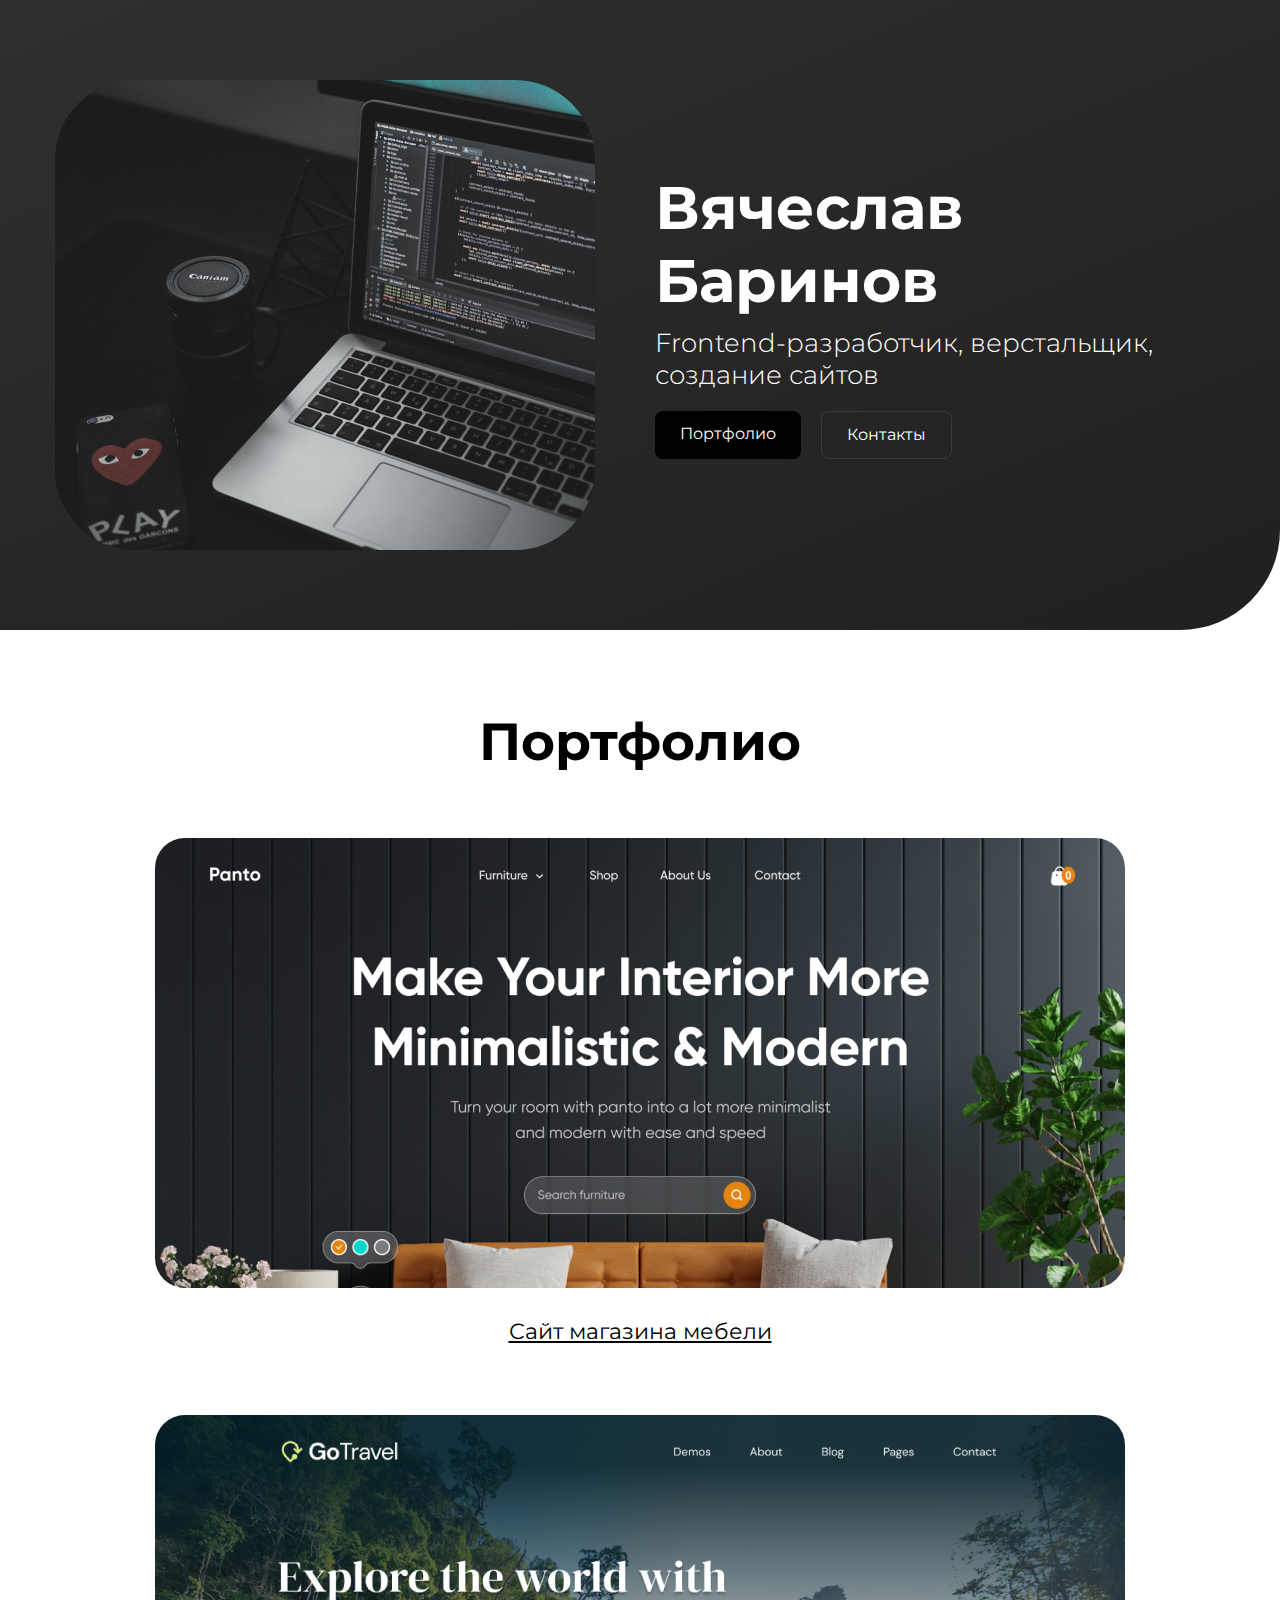
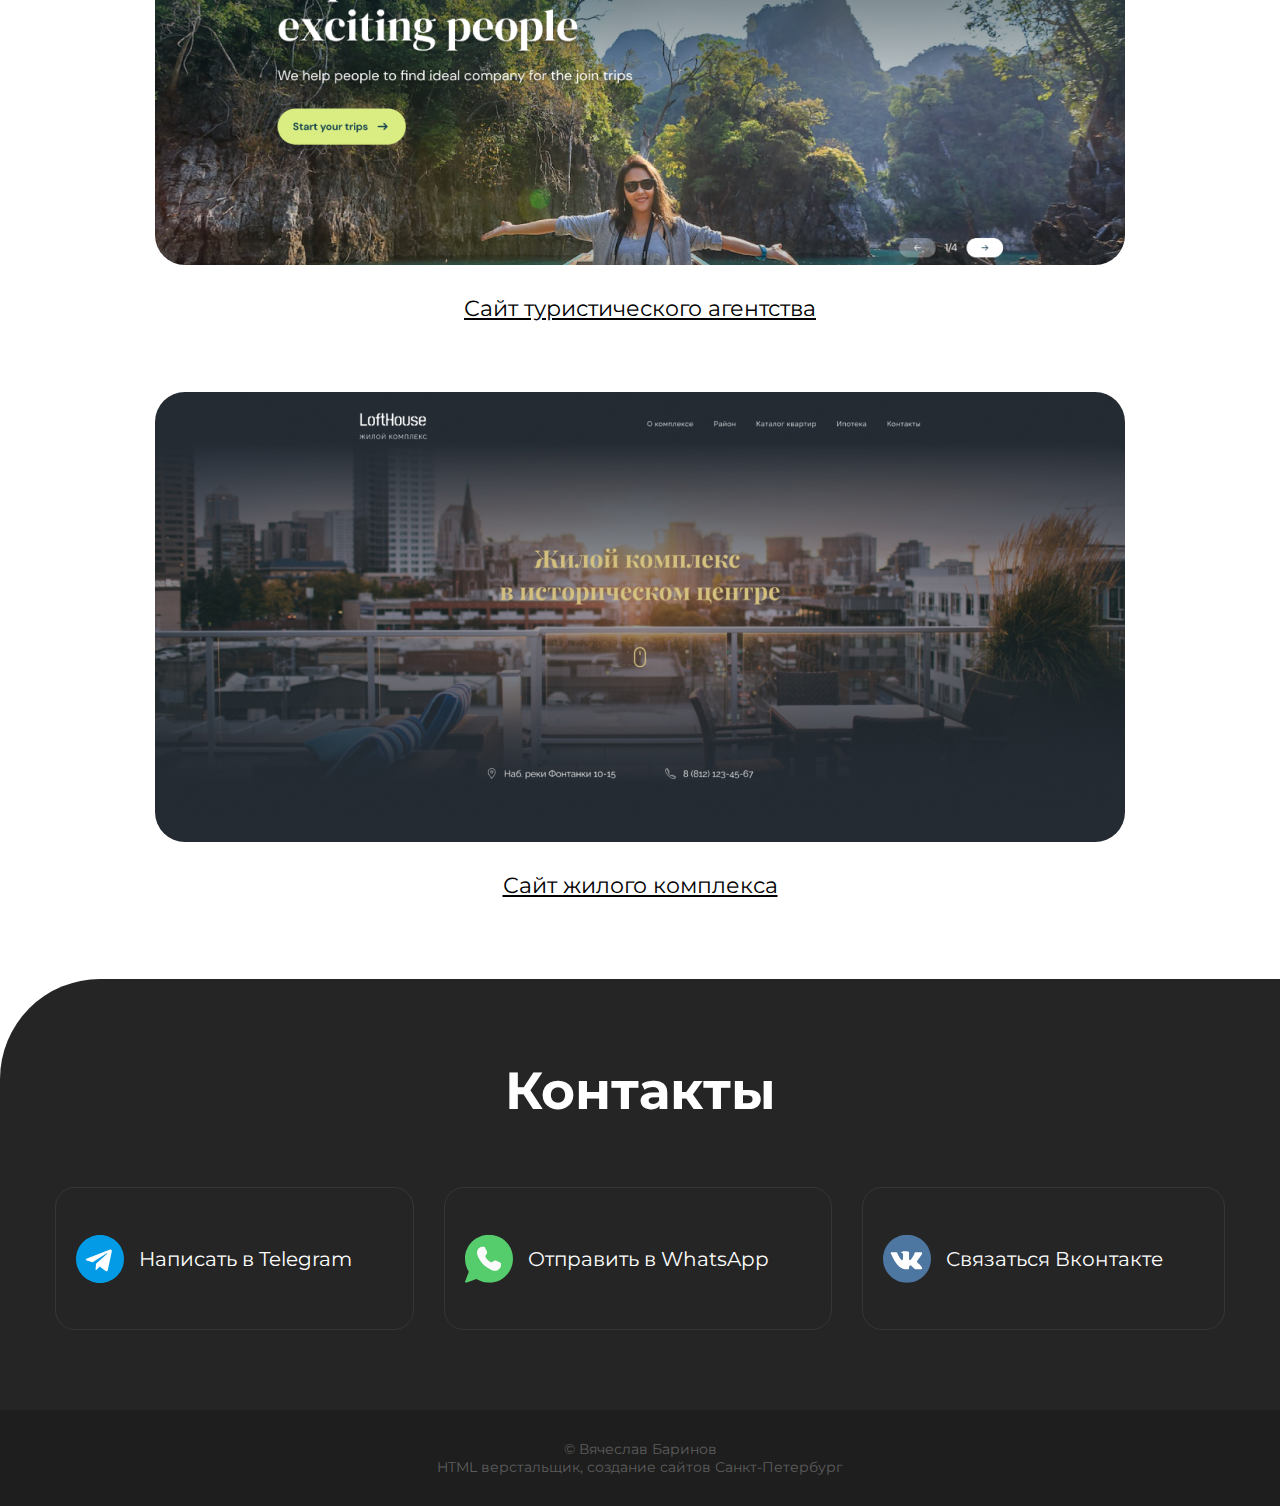
<file: index.html>
<!DOCTYPE html>
<html lang="en">

<head>
  <meta charset="UTF-8">
  <meta name="viewport" content="width=device-width, initial-scale=1.0">
  <title>Вячеслав Баринов - Frontend-разработчик, верстальщик,создание сайтов</title>
  <link rel="stylesheet" href="./CSS/reset.css">
  <link rel="stylesheet" href="./CSS/main.css">
</head>

<body>

  <header class="header">
    <div class="container">
      <div class="header-row">
        <img src="./img/header-img.jpg" srcset="./img/header-img@2x.jpg 2x" alt="header-img" class="header-img">
        <div class="header-desc">
          <h1 class="header-title">Вячеслав Баринов</h1>
          <p class="header-text">Frontend-разработчик, верстальщик,<br> создание сайтов</p>
          <div class="header-btns">
            <a href="#!" class="btn">Портфолио</a>
            <a href="#!" class="btn-outline">Контакты</a>
          </div>
        </div>
      </div>
    </div>
  </header>

  <main>
    <section class="portfolio">
      <div class="container">
        <h2 class="portfolio-title">Портфолио</h2>
        <div class="projects">
          <article class="project">
            <a href="./panto.html"><img src="./img/project-01.jpg" srcset="./img/project-01@2x.jpg 2x" alt="Сайт магазина мебели"
                class="project-img"></a>
            <h3 class="project-title"><a href="#!">Сайт магазина мебели</a></h3>
          </article>
          <article class="project">
            <a href="./gotravel.html"><img src="./img/project-02.jpg" srcset="./img/project-02@2x.jpg 2x"
                alt="Сайт туристического агентства" class="project-img"></a>
            <h3 class="project-title"><a href="#!">Сайт туристического агентства</a></h3>
          </article>
          <article class="project">
            <a href="./lofthouse.html"><img src="./img/project-03.jpg" srcset="./img/project-03@2x.jpg 2x" alt="Сайт жилого комплекса"
                class="project-img"></a>
            <h3 class="project-title"><a href="#!">Сайт жилого комплекса</a></h3>
          </article>
        </div>
      </div>
    </section>

    <section class="contacts">
      <div class="container">
        <h2 class="contacts-title">Контакты</h2>
        <div class="messangers">
          <a href="https://t.me/youraccountname" target="_blank" class="messanger"><img src="./img/icons/telegram.svg"
              alt="Telegram">Написать в Telegram</a>
          <a href="https://wa.me/79051234567" target="_blank" class="messanger"><img src="./img/icons/whatsapp.svg"
              alt="WhatsApp">Отправить в WhatsApp</a>
          <a href="https://vk.me/youraccountname" target="_blank" class="messanger"><img src="./img/icons/vk.svg"
              alt="Вконтакте">Связаться Вконтакте</a>
        </div>
        </h2>
      </div>
    </section>
  </main>

  <footer class="footer">
    <div class="container">
      <div class="footer-inner">
        <p>&copy Вячеслав Баринов <br>HTML верстальщик, создание сайтов Санкт-Петербург</p>
      </div>
    </div>
  </footer>
</body>

</html>
</file>
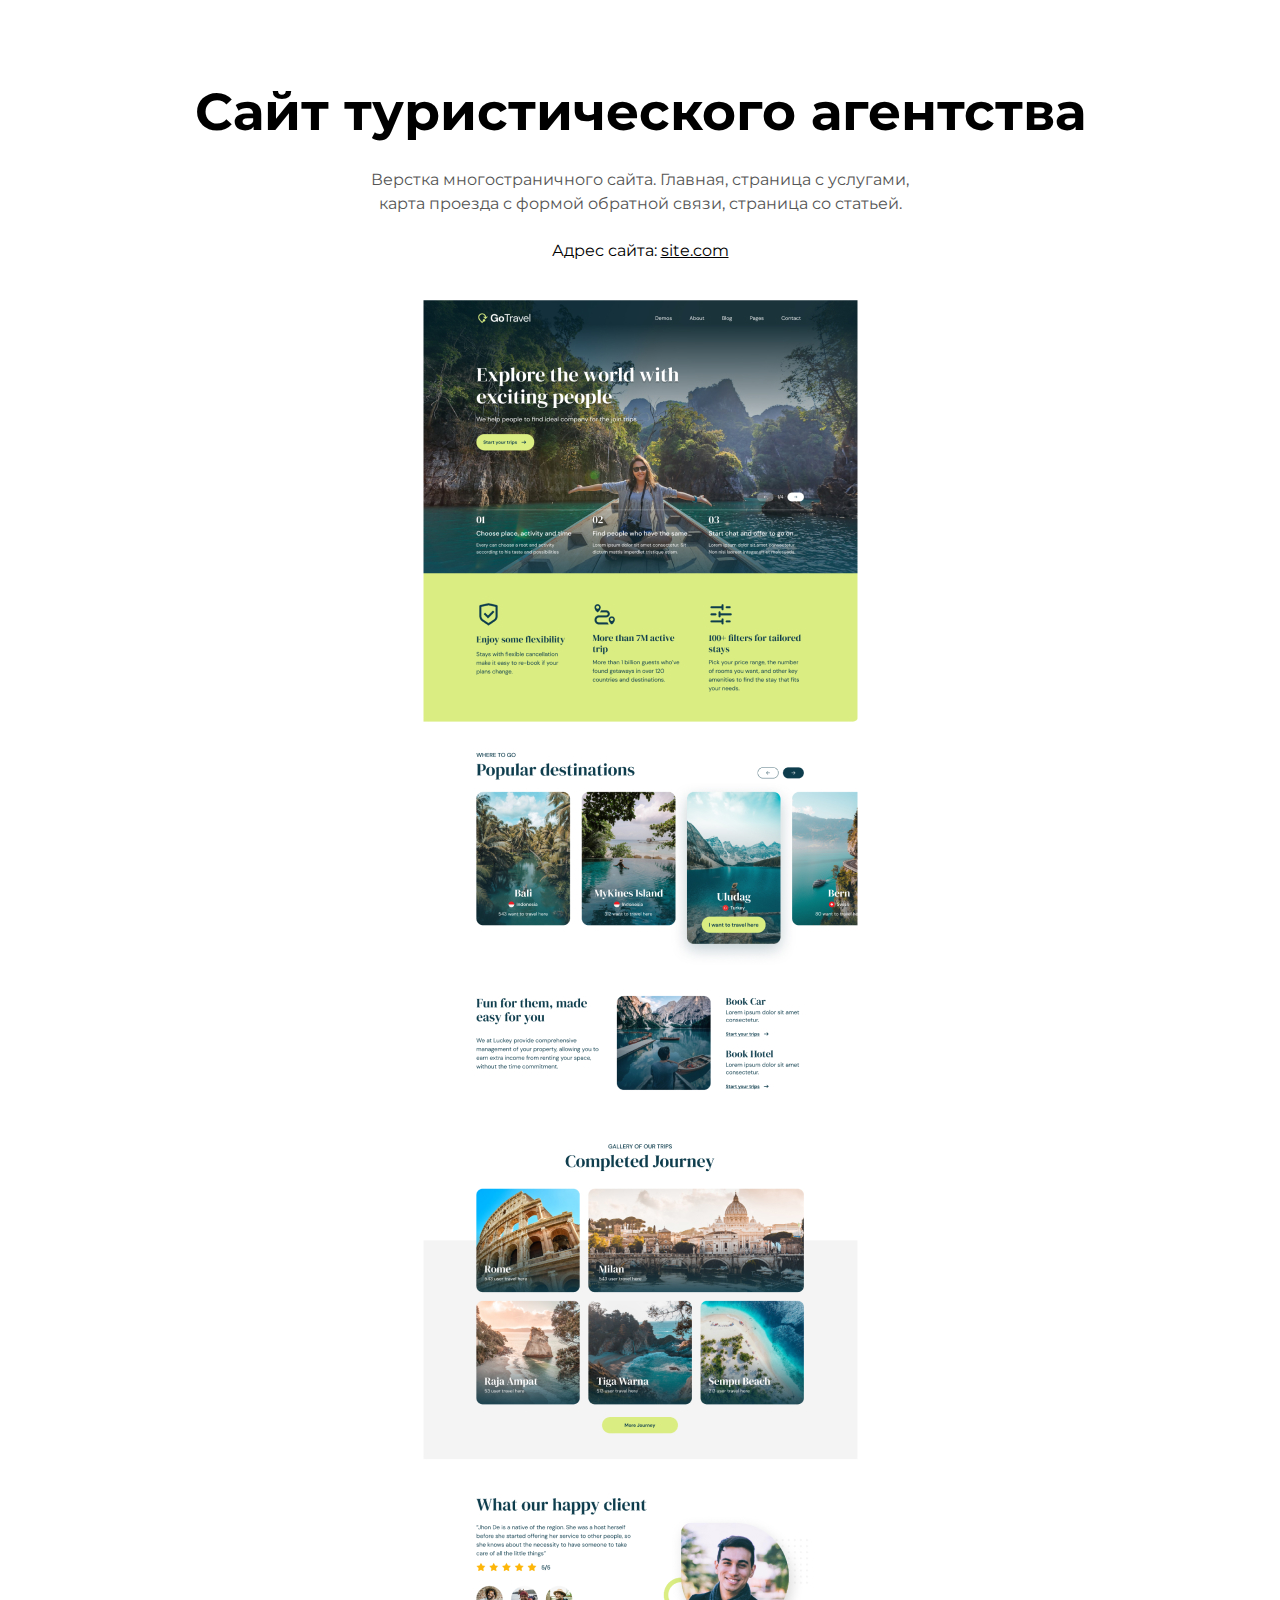
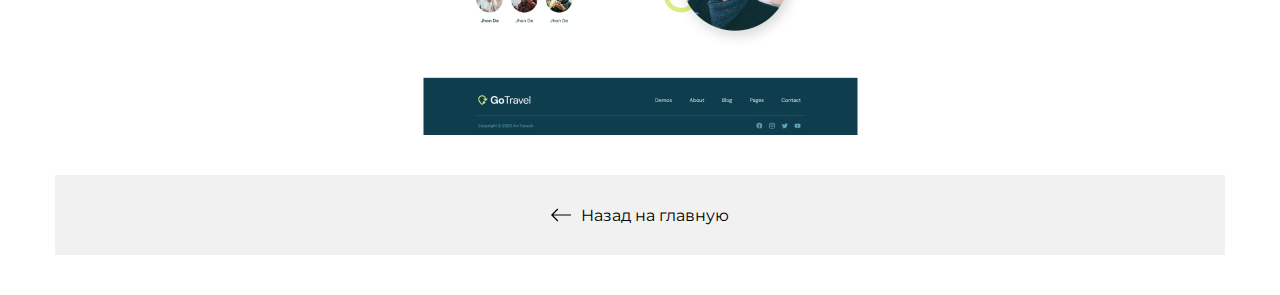
<file: gotravel.html>
<!DOCTYPE html>
<html lang="en">

<head>
    <meta charset="UTF-8">
    <meta name="viewport" content="width=device-width, initial-scale=1.0">
    <title>Сайт туристического агентства</title>
    <link rel="stylesheet" href="./CSS/reset.css">
    <link rel="stylesheet" href="./CSS/main.css">
</head>

<body>

    <article class="inner-page">
        <div class="container">
            <div class="inner-page-details">
                <h1 class="inner-page-title">Сайт туристического агентства</h1>
                <div class="inner-page-text">
                    <p>Верстка многостраничного сайта. Главная, страница с услугами, карта проезда с формой обратной
                        связи, страница со  статьей.</p>
                </div>
                <p class="inner-page-link"> Адрес сайта: <a href="#!" target="_blank">site.com</a></p>
            </div>
            <img class="inner-page-img" src="./img/projects/project-go-travel.jpg"
                srcset="./img/projects/project-go-travel.jpg@2x.jpg 2x" alt="Сайт туристического агентства">
            <a href="./index.html" class="inner-page-backlink"> <img src="./img/icons/arrow-left.svg"
                    alt="Назад на главную">Назад на главную</a>

        </div>
    </article>

</body>

</html>
</file>
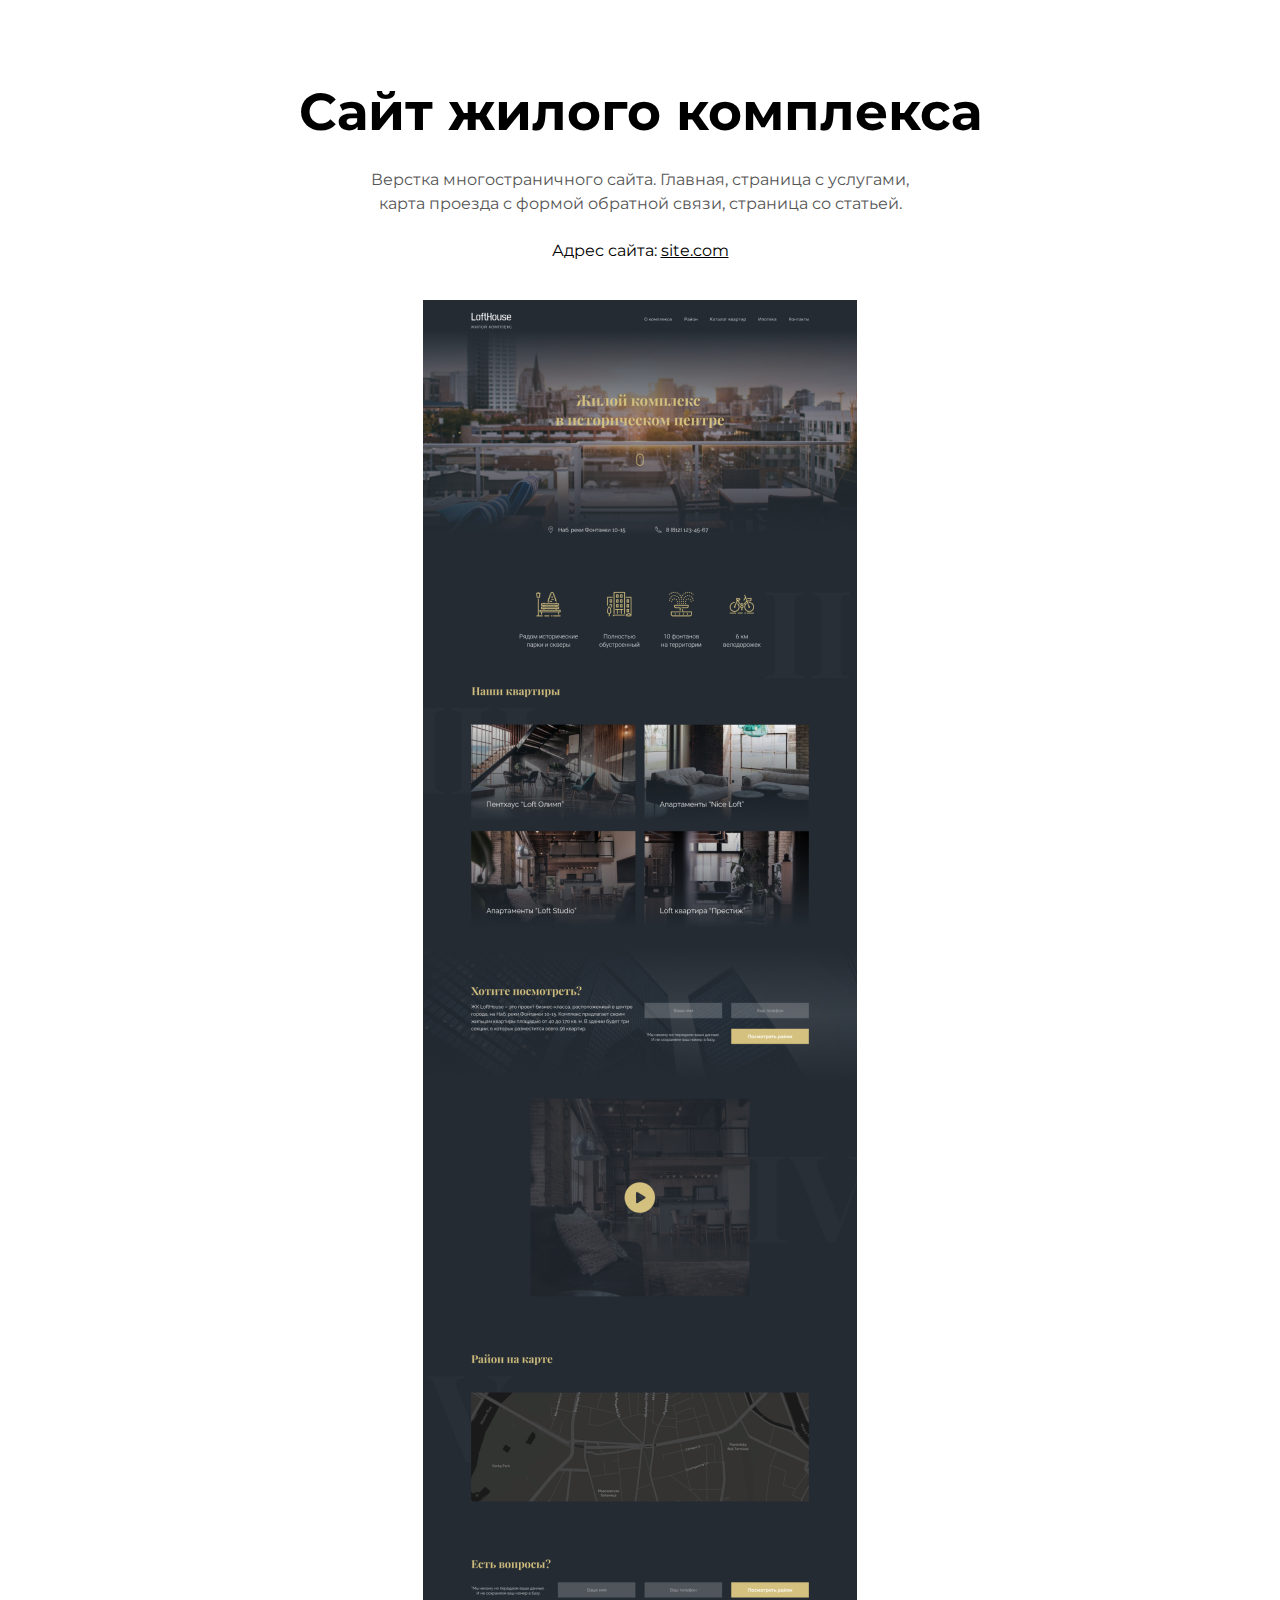
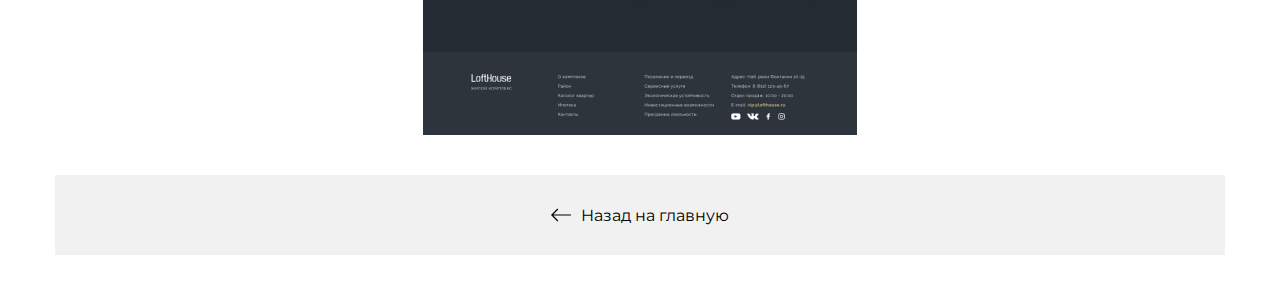
<file: lofthouse.html>
<!DOCTYPE html>
<html lang="en">

<head>
    <meta charset="UTF-8">
    <meta name="viewport" content="width=device-width, initial-scale=1.0">
    <title>Сайт жилого комплекса</title>
    <link rel="stylesheet" href="./CSS/reset.css">
    <link rel="stylesheet" href="./CSS/main.css">
</head>

<body>

    <article class="inner-page">
        <div class="container">
            <div class="inner-page-details">
                <h1 class="inner-page-title">Сайт жилого комплекса</h1>
                <div class="inner-page-text">
                    <p>Верстка многостраничного сайта. Главная, страница с услугами, карта проезда с формой обратной
                        связи, страница со статьей.</p>
                </div>
                <p class="inner-page-link"> Адрес сайта: <a href="#!" target="_blank">site.com</a></p>
            </div>
            <img class="inner-page-img" src="./img/projects//project-lofthouse.jpg"
                srcset="./img/projects//project-lofthouse.jpg@2x.jpg 2x" alt="Сайт жилого комплекса">
            <a href="./index.html" class="inner-page-backlink"> <img src="./img/icons/arrow-left.svg"
                    alt="Назад на главную">Назад на главную</a>

        </div>
    </article>

</body>

</html>
</file>
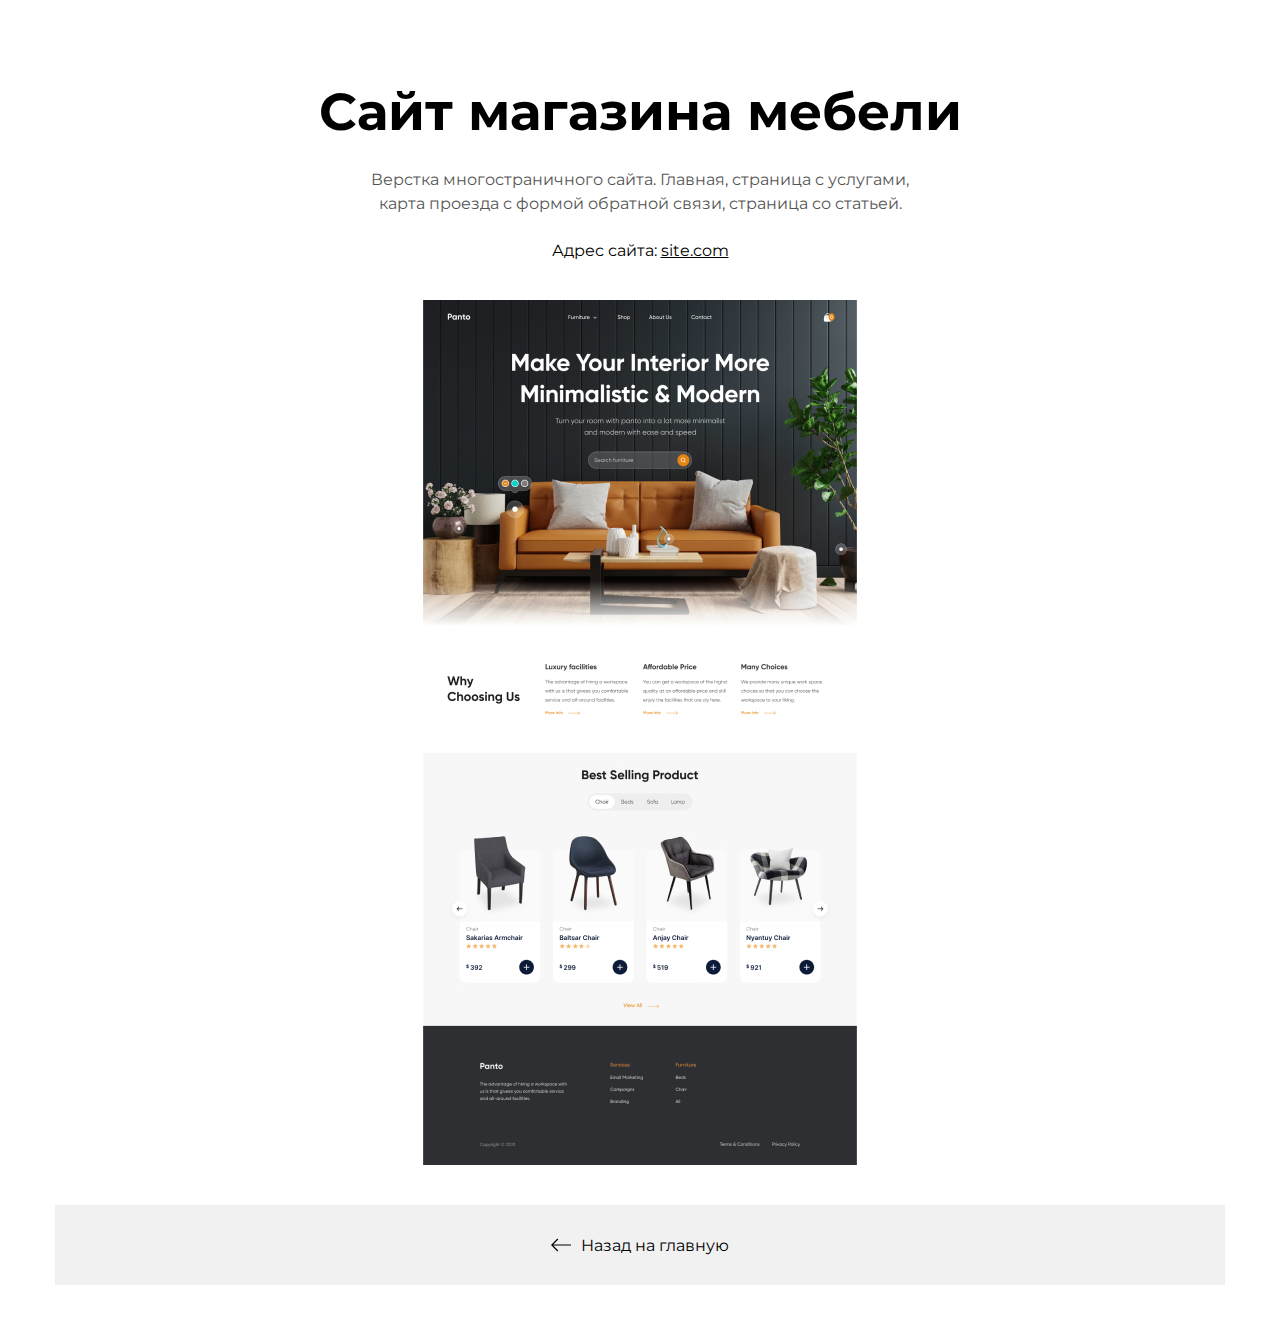
<file: panto.html>
<!DOCTYPE html>
<html lang="en">

<head>
    <meta charset="UTF-8">
    <meta name="viewport" content="width=device-width, initial-scale=1.0">
    <title>Сайт магазина мебели</title>
    <link rel="stylesheet" href="./CSS/reset.css">
    <link rel="stylesheet" href="./CSS/main.css">
</head>

<body>

    <article class="inner-page">
        <div class="container">
            <div class="inner-page-details">
                <h1 class="inner-page-title">Сайт магазина мебели</h1>
                <div class="inner-page-text">
                    <p>Верстка многостраничного сайта. Главная, страница с услугами, карта проезда с формой обратной
                        связи, страница со статьей.</p>
                </div>
                <p class="inner-page-link"> Адрес сайта: <a href="#!" target="_blank">site.com</a></p>
            </div>
            <img class="inner-page-img" src="./img/projects/project-panto-full.jpg"
                srcset="./img/projects/project-panto-full.jpg@2x.jpg 2x" alt="Сайт магазина мебели">
            <a href="./index.html" class="inner-page-backlink"> <img src="./img/icons/arrow-left.svg"
                    alt="Назад на главную">Назад на главную</a>

        </div>
    </article>

</body>

</html>
</file>
<file: CSS/main.css>
@import url('https://fonts.googleapis.com/css2?family=Montserrat:ital,wght@0,100..900;1,100..900&display=swap');

/* Base */
body {
    font-family: "Montserrat", sans-serif;
    font-optical-sizing: auto;
    font-weight: 400;
    font-style: normal;
}

.container {
    max-width: 1200px;
    margin: 0 auto;
    padding: 0 15px;
}

/* Header */
.header {
    padding-top: 80px;
    padding-bottom: 80px;
    border-bottom-right-radius: 100px;
    background: #252525 linear-gradient(158deg, #2f2f2f 0%, #202020 100%);
    color: #fff;
}

.header-row {
    display: flex;
    flex-direction: row;
    align-items: center;
    column-gap: 60px;
}

.header-img {
    border-radius: 80px;
}

.header-title {
    margin-bottom: 10px;
    font-weight: 700;
    font-size: 60px;
}

.header-text {
    margin-bottom: 20px;
    font-weight: 300;
    font-size: 26px;
}

.header-btns {
    display: flex;
    column-gap: 20px;
}

.btn {
    height: 48px;
    padding-top: 15px;
    padding-left: 25px;
    padding-right: 25px;
    background-color: black;
    border-radius: 8px;
    line-height: 1;
    color: #fff;
    transition: all 0.2s ease-in;
}

.btn:hover {
    background-color: #1782CF;
}

.btn-outline {
    height: 48px;
    padding-top: 15px;
    padding-left: 25px;
    padding-right: 25px;
    border: 1px solid #3B3B3B;
    border-radius: 8px;
    line-height: 1;
    color: #fff;
    transition: all 0.2s ease-in;
}

.btn-outline:hover {
    border-color: #1782CF;
}

/* portfolio */

.portfolio {
    padding: 80px 0;
}

.portfolio-title {
    margin-bottom: 65px;
    font-weight: 700;
    font-size: 52px;
    text-align: center;
}

.projects {
    display: flex;
    flex-direction: column;
    row-gap: 70px;
    align-items: center;
}

.project {
    text-align: center;
}

.project-img {
    margin-bottom: 30px;
    border-radius: 30px;
    transition: opacity 0.2s ease-in;
}

.project-img:hover {
    opacity: 0.8;
}

.project-title {
    font-size: 22px;
}

.project-title a {
    color: #000000;
    text-decoration: underline;
}

/* contacts */

.contacts {
    background-color: #252525;
    border-top-left-radius: 100px;
    padding: 80px 0;
    color: #fff;
}

.contacts-title {
    font-weight: 700;
    font-size: 52px;
    text-align: center;
    margin-bottom: 65px;
}

.messangers {
    display: flex;
    column-gap: 30px;
}

.messanger {
    flex-grow: 1;
    display: flex;
    column-gap: 15px;
    align-items: center;
    padding: 46px 20px;
    border-radius: 20px;
    border: 1px solid #363636;
    font-size: 20px;
    color: #fff;
    transition: background-color 0.2s ease-in;
}

.messanger:hover {
    background-color: #1e1e1e;
}

/* footer */

.footer {
    padding: 30px 0;
    background-color: #1E1E1E;
    color: #5D5D5D;
}

.footer-inner {
    font-size: 14px;
    text-align: center;
}

/* inner-page */

.inner-page {
    padding: 80px 0 40px;
}

.inner-page-details {
    display: flex;
    flex-direction: column;
    row-gap: 25px;
    align-items: center;
    padding-bottom: 40px;
    text-align: center;
}

.inner-page-title {
    font-weight: 700;
    font-size: 52px
}

.inner-page-text {
    max-width: 570px;
    color: #555555;
    line-height: 150%;
}

.inner-page-link {
    color: #000000;
}

.inner-page-link a {
    color: #000000;
    text-decoration: underline;
}

.inner-page-img {
    display: block;
    margin: 0 auto;
    padding-bottom: 40px;
}

.inner-page-backlink {
min-width: 770px;
margin: 0 auto;
padding: 30px;
display: flex;
column-gap: 10px;
align-items: center;  
justify-content: center;
background-color: #F1F1F1;
text-align: center;
color: #000000;
transition: all 0.2s ease-in;
}

.inner-page-backlink:hover {
    background-color: #e6e6e6;
}
</file>
